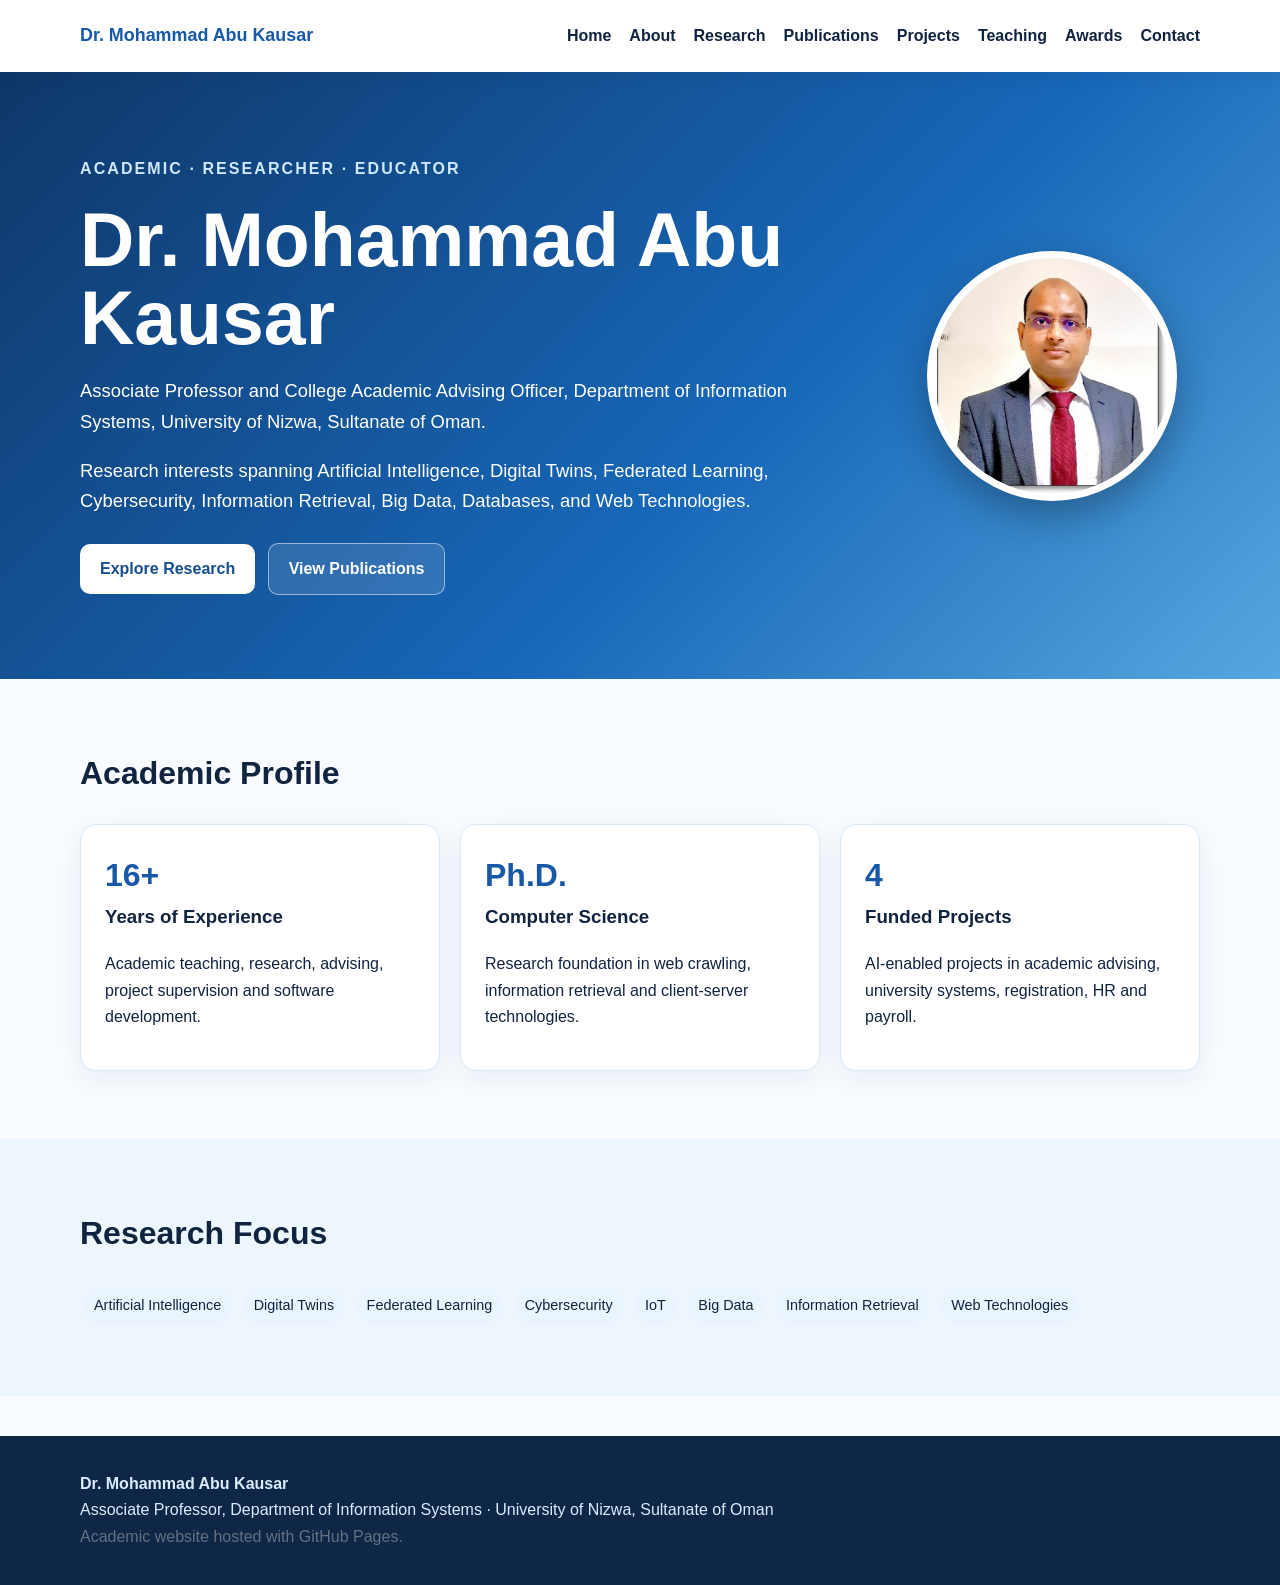
<file: index.html>
<!doctype html>
<html lang="en">

<head>
    <meta charset="utf-8">

    <meta name="viewport"
          content="width=device-width, initial-scale=1">

    <title>
        Dr. Mohammad Abu Kausar | Academic Profile
    </title>

    <meta name="description"
          content="Academic profile of Dr. Mohammad Abu Kausar, Associate Professor at the University of Nizwa.">

    <link rel="stylesheet"
          href="assets/css/style.css">

    <!-- Additional CSS for Round Profile Image -->
    <style>

        .profile-avatar {
            width: 250px;
            height: 250px;
            border-radius: 50%;
            overflow: hidden;
            margin: 0 auto;
            border: 7px solid rgba(255, 255, 255, 0.55);
            box-shadow: 0 15px 40px rgba(0, 0, 0, 0.30);
            background-color: white;
        }

        .profile-avatar img {
            width: 100%;
            height: 100%;
            object-fit: cover;
            object-position: center;
            display: block;
        }

        @media (max-width: 800px) {

            .profile-avatar {
                width: 190px;
                height: 190px;
            }

        }

    </style>

</head>


<body>

<!-- =========================
     NAVIGATION
========================= -->

<header>

    <div class="container">

        <nav>

            <a class="brand"
               href="index.html">

                Dr. Mohammad Abu Kausar

            </a>


            <div class="links">

                <a href="index.html">
                    Home
                </a>

                <a href="about.html">
                    About
                </a>

                <a href="research.html">
                    Research
                </a>

                <a href="publications.html">
                    Publications
                </a>

                <a href="projects.html">
                    Projects
                </a>

                <a href="teaching.html">
                    Teaching
                </a>

                <a href="awards.html">
                    Awards
                </a>

                <a href="contact.html">
                    Contact
                </a>

            </div>

        </nav>

    </div>

</header>


<!-- =========================
     HERO SECTION
========================= -->

<main>

<section class="hero">

    <div class="container hero-grid">


        <!-- LEFT SIDE -->

        <div>

            <div class="eyebrow">

                Academic · Researcher · Educator

            </div>


            <h1>

                Dr. Mohammad Abu Kausar

            </h1>


            <p>

                Associate Professor and College Academic Advising Officer,
                Department of Information Systems,
                University of Nizwa,
                Sultanate of Oman.

            </p>


            <p>

                Research interests spanning Artificial Intelligence,
                Digital Twins, Federated Learning, Cybersecurity,
                Information Retrieval, Big Data, Databases,
                and Web Technologies.

            </p>


            <a class="btn"
               href="research.html">

                Explore Research

            </a>


            <a class="btn alt"
               href="publications.html">

                View Publications

            </a>

        </div>


        <!-- RIGHT SIDE PROFILE IMAGE -->

        <div>

            <div class="profile-avatar">

                <img
                    src="assets/images/Kausar.jpg"
                    alt="Dr. Mohammad Abu Kausar">

            </div>

        </div>


    </div>

</section>


<!-- =========================
     ACADEMIC PROFILE
========================= -->

<section>

    <div class="container">

        <h2 class="section-title">

            Academic Profile

        </h2>


        <div class="grid">


            <!-- EXPERIENCE -->

            <div class="card">

                <div class="stat">

                    16+

                </div>

                <h3>

                    Years of Experience

                </h3>

                <p>

                    Academic teaching, research, advising,
                    project supervision and software development.

                </p>

            </div>


            <!-- EDUCATION -->

            <div class="card">

                <div class="stat">

                    Ph.D.

                </div>

                <h3>

                    Computer Science

                </h3>

                <p>

                    Research foundation in web crawling,
                    information retrieval and client-server technologies.

                </p>

            </div>


            <!-- PROJECTS -->

            <div class="card">

                <div class="stat">

                    4

                </div>

                <h3>

                    Funded Projects

                </h3>

                <p>

                    AI-enabled projects in academic advising,
                    university systems, registration,
                    HR and payroll.

                </p>

            </div>


        </div>

    </div>

</section>


<!-- =========================
     RESEARCH FOCUS
========================= -->

<section style="background:#eef6fd">

    <div class="container">

        <h2 class="section-title">

            Research Focus

        </h2>


        <span class="tag">
            Artificial Intelligence
        </span>

        <span class="tag">
            Digital Twins
        </span>

        <span class="tag">
            Federated Learning
        </span>

        <span class="tag">
            Cybersecurity
        </span>

        <span class="tag">
            IoT
        </span>

        <span class="tag">
            Big Data
        </span>

        <span class="tag">
            Information Retrieval
        </span>

        <span class="tag">
            Web Technologies
        </span>

    </div>

</section>


</main>


<!-- =========================
     FOOTER
========================= -->

<footer>

    <div class="container">

        <strong>

            Dr. Mohammad Abu Kausar

        </strong>

        <br>

        Associate Professor,
        Department of Information Systems
        · University of Nizwa,
        Sultanate of Oman

        <br>

        <span class="muted">

            Academic website hosted with GitHub Pages.

        </span>

    </div>

</footer>


</body>

</html>
</file>
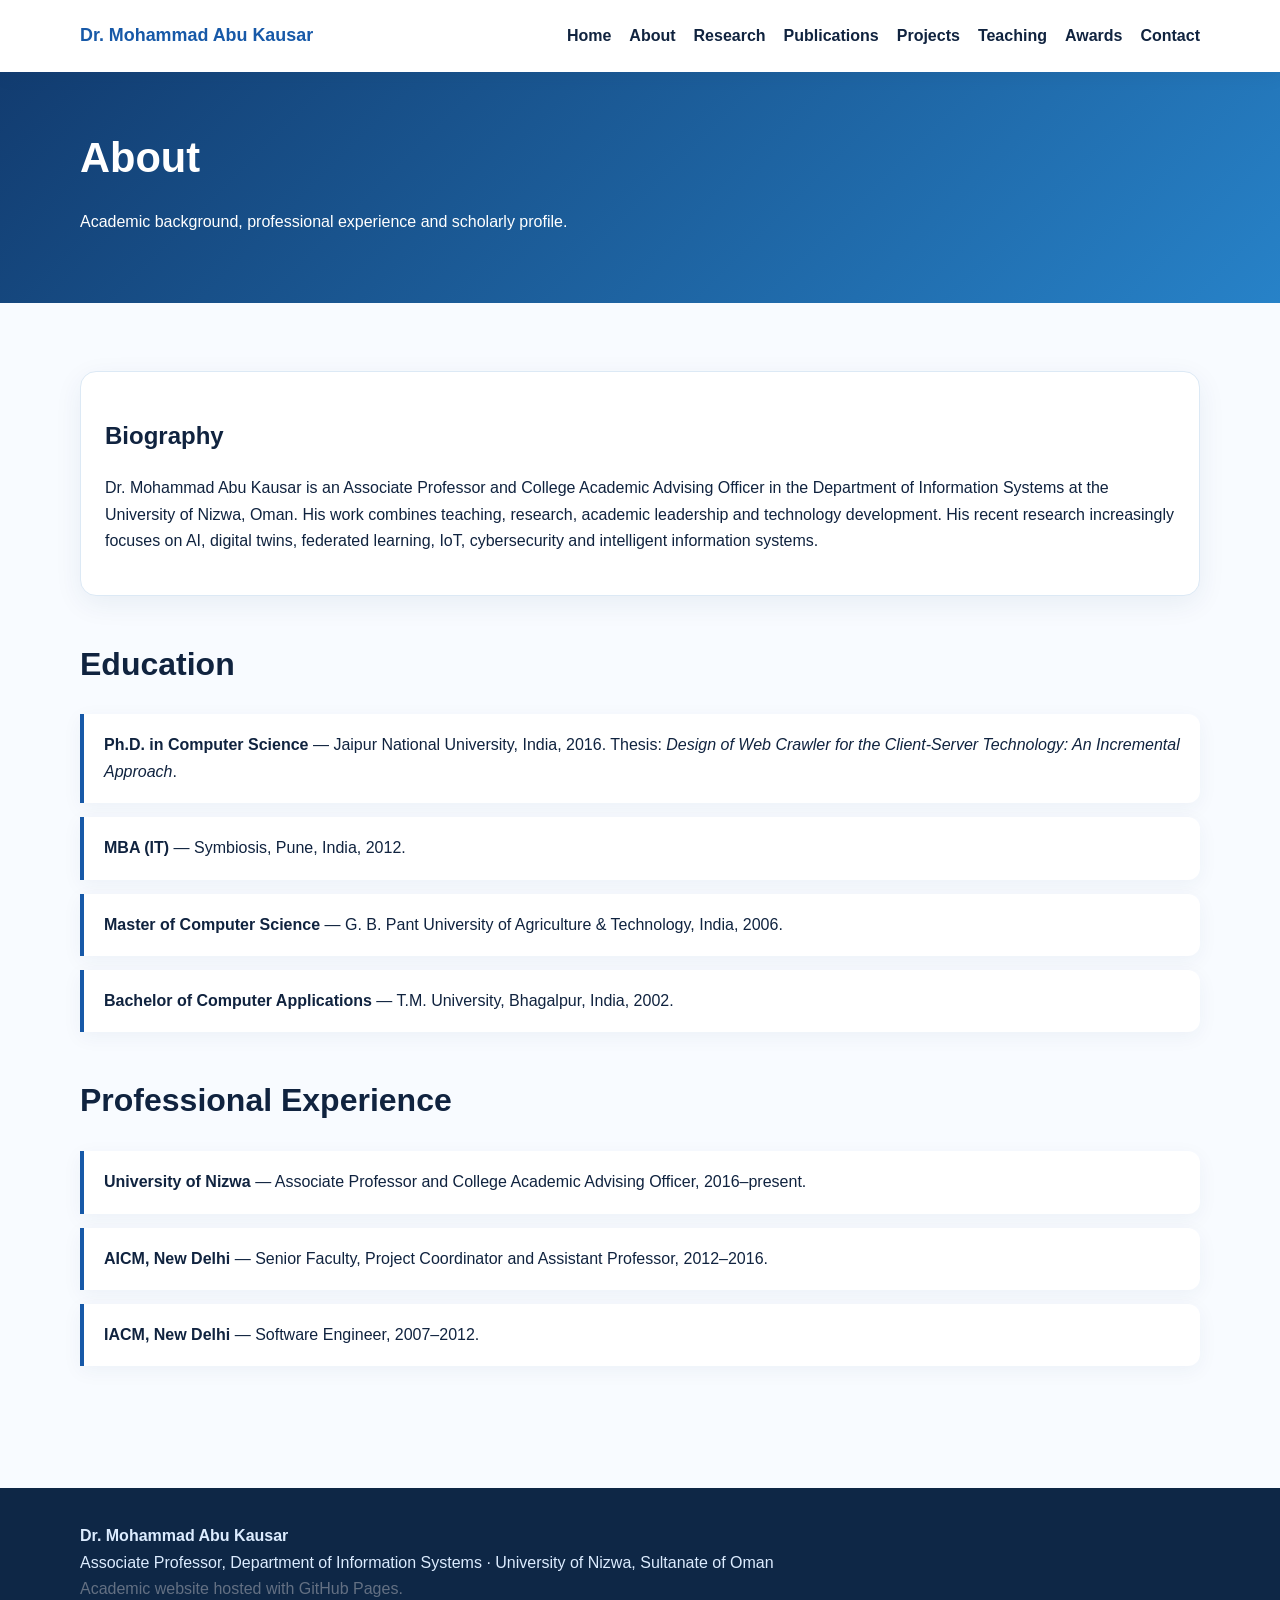
<file: about.html>
<!doctype html><html lang="en"><head><meta charset="utf-8"><meta name="viewport" content="width=device-width,initial-scale=1">
<title>About | Dr. Mohammad Abu Kausar</title><meta name="description" content="Academic profile of Dr. Mohammad Abu Kausar, Associate Professor at the University of Nizwa.">
<link rel="stylesheet" href="assets/css/style.css"></head><body><header><div class="container"><nav><a class="brand" href="index.html">Dr. Mohammad Abu Kausar</a><div class="links">
<a href="index.html">Home</a><a href="about.html">About</a><a href="research.html">Research</a><a href="publications.html">Publications</a><a href="projects.html">Projects</a><a href="teaching.html">Teaching</a><a href="awards.html">Awards</a><a href="contact.html">Contact</a>
</div></nav></div></header><div class="page-head"><div class="container"><h1>About</h1><p>Academic background, professional experience and scholarly profile.</p></div></div><main><section><div class="container">
<div class="card"><h2>Biography</h2><p>Dr. Mohammad Abu Kausar is an Associate Professor and College Academic Advising Officer in the Department of Information Systems at the University of Nizwa, Oman. His work combines teaching, research, academic leadership and technology development. His recent research increasingly focuses on AI, digital twins, federated learning, IoT, cybersecurity and intelligent information systems.</p></div>
<h2 class="section-title" style="margin-top:42px">Education</h2>
<div class="item"><b>Ph.D. in Computer Science</b> — Jaipur National University, India, 2016. Thesis: <i>Design of Web Crawler for the Client-Server Technology: An Incremental Approach</i>.</div>
<div class="item"><b>MBA (IT)</b> — Symbiosis, Pune, India, 2012.</div>
<div class="item"><b>Master of Computer Science</b> — G. B. Pant University of Agriculture & Technology, India, 2006.</div>
<div class="item"><b>Bachelor of Computer Applications</b> — T.M. University, Bhagalpur, India, 2002.</div>
<h2 class="section-title" style="margin-top:42px">Professional Experience</h2>
<div class="item"><b>University of Nizwa</b> — Associate Professor and College Academic Advising Officer, 2016–present.</div>
<div class="item"><b>AICM, New Delhi</b> — Senior Faculty, Project Coordinator and Assistant Professor, 2012–2016.</div>
<div class="item"><b>IACM, New Delhi</b> — Software Engineer, 2007–2012.</div></div></section></main><footer><div class="container"><strong>Dr. Mohammad Abu Kausar</strong><br>Associate Professor, Department of Information Systems · University of Nizwa, Sultanate of Oman<br><span class="muted">Academic website hosted with GitHub Pages.</span></div></footer></body></html>
</file>
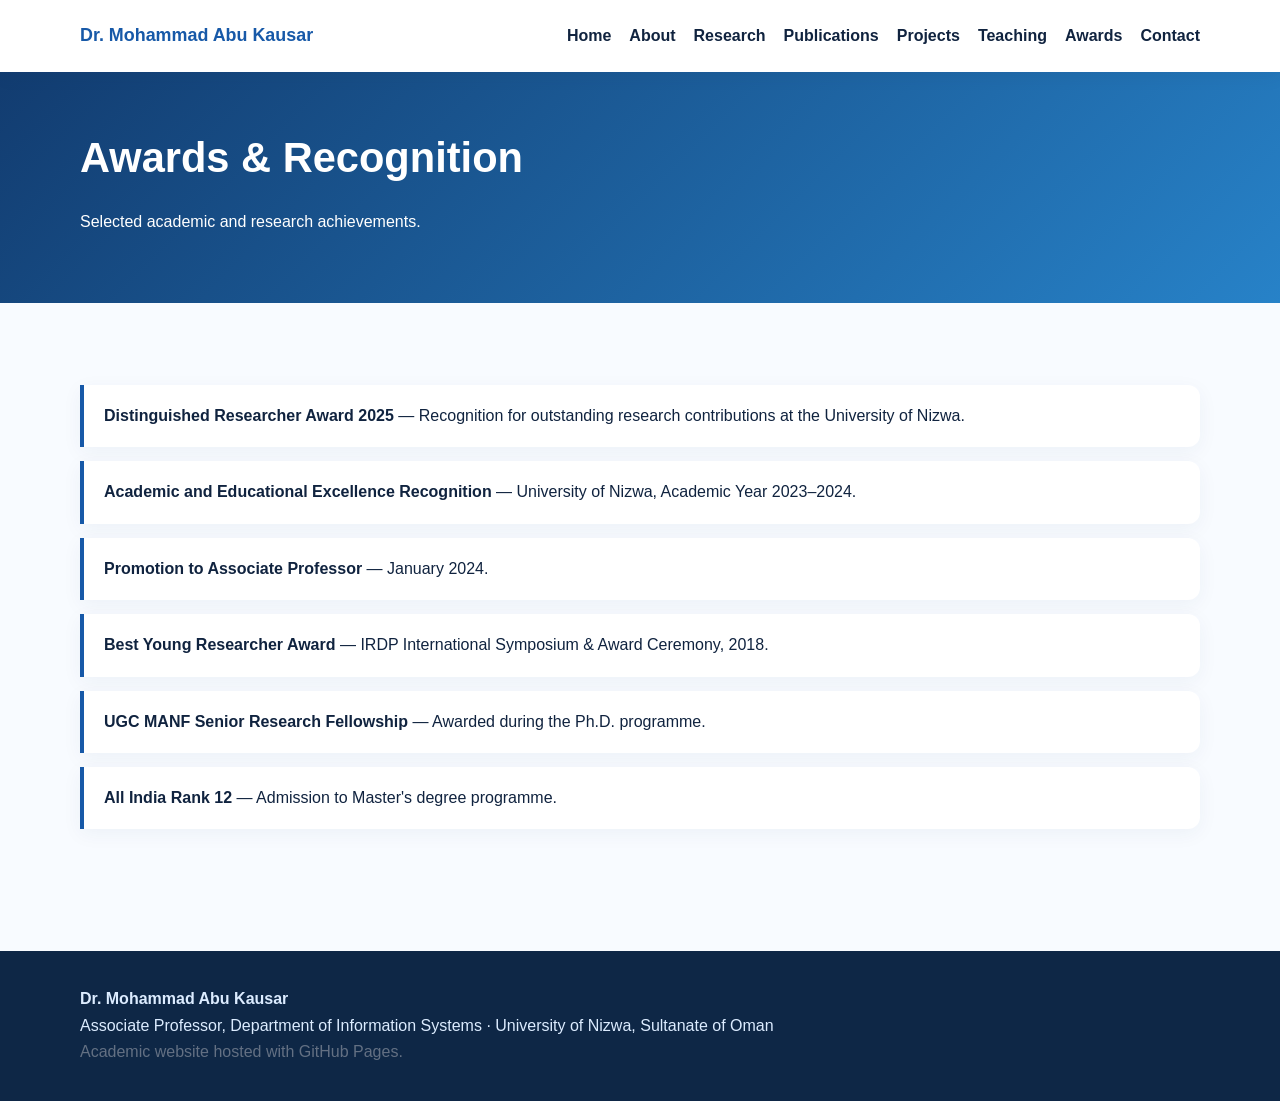
<file: awards.html>
<!doctype html><html lang="en"><head><meta charset="utf-8"><meta name="viewport" content="width=device-width,initial-scale=1">
<title>Awards | Dr. Mohammad Abu Kausar</title><meta name="description" content="Academic profile of Dr. Mohammad Abu Kausar, Associate Professor at the University of Nizwa.">
<link rel="stylesheet" href="assets/css/style.css"></head><body><header><div class="container"><nav><a class="brand" href="index.html">Dr. Mohammad Abu Kausar</a><div class="links">
<a href="index.html">Home</a><a href="about.html">About</a><a href="research.html">Research</a><a href="publications.html">Publications</a><a href="projects.html">Projects</a><a href="teaching.html">Teaching</a><a href="awards.html">Awards</a><a href="contact.html">Contact</a>
</div></nav></div></header><div class="page-head"><div class="container"><h1>Awards & Recognition</h1><p>Selected academic and research achievements.</p></div></div><main><section><div class="container">
<div class="item"><b>Distinguished Researcher Award 2025</b> — Recognition for outstanding research contributions at the University of Nizwa.</div>
<div class="item"><b>Academic and Educational Excellence Recognition</b> — University of Nizwa, Academic Year 2023–2024.</div>
<div class="item"><b>Promotion to Associate Professor</b> — January 2024.</div>
<div class="item"><b>Best Young Researcher Award</b> — IRDP International Symposium & Award Ceremony, 2018.</div>
<div class="item"><b>UGC MANF Senior Research Fellowship</b> — Awarded during the Ph.D. programme.</div>
<div class="item"><b>All India Rank 12</b> — Admission to Master's degree programme.</div>
</div></section></main><footer><div class="container"><strong>Dr. Mohammad Abu Kausar</strong><br>Associate Professor, Department of Information Systems · University of Nizwa, Sultanate of Oman<br><span class="muted">Academic website hosted with GitHub Pages.</span></div></footer></body></html>
</file>
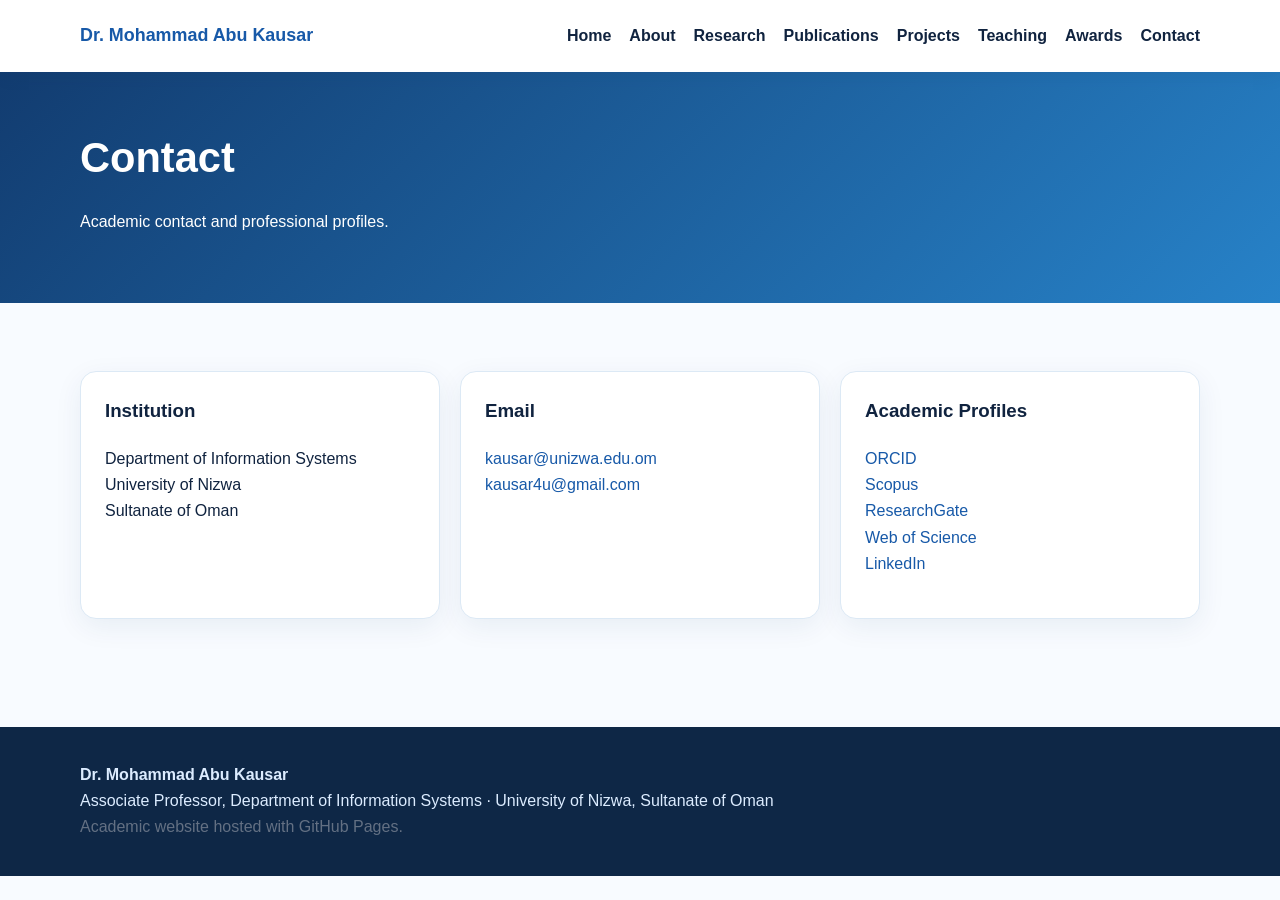
<file: contact.html>
<!doctype html><html lang="en"><head><meta charset="utf-8"><meta name="viewport" content="width=device-width,initial-scale=1">
<title>Contact | Dr. Mohammad Abu Kausar</title><meta name="description" content="Academic profile of Dr. Mohammad Abu Kausar, Associate Professor at the University of Nizwa.">
<link rel="stylesheet" href="assets/css/style.css"></head><body><header><div class="container"><nav><a class="brand" href="index.html">Dr. Mohammad Abu Kausar</a><div class="links">
<a href="index.html">Home</a><a href="about.html">About</a><a href="research.html">Research</a><a href="publications.html">Publications</a><a href="projects.html">Projects</a><a href="teaching.html">Teaching</a><a href="awards.html">Awards</a><a href="contact.html">Contact</a>
</div></nav></div></header><div class="page-head"><div class="container"><h1>Contact</h1><p>Academic contact and professional profiles.</p></div></div><main><section><div class="container"><div class="grid">
<div class="card"><h3>Institution</h3><p>Department of Information Systems<br>University of Nizwa<br>Sultanate of Oman</p></div>
<div class="card"><h3>Email</h3><p><a href="mailto:kausar@unizwa.edu.om">kausar@unizwa.edu.om</a><br><a href="mailto:kausar4u@gmail.com">kausar4u@gmail.com</a></p></div>
<div class="card"><h3>Academic Profiles</h3><p>
<a href="https://orcid.org/0000-0002-7997-8292">ORCID</a><br>
<a href="https://www.scopus.com/authid/detail.uri?authorId=55839998100">Scopus</a><br>
<a href="https://www.researchgate.net/profile/Mohammad-Abu-Kausar">ResearchGate</a><br>
<a href="https://www.webofscience.com/wos/author/record/R-7040-2018">Web of Science</a><br>
<a href="https://www.linkedin.com/in/dr-mohammad-abu-kausar/">LinkedIn</a>
</p></div></div></div></section></main><footer><div class="container"><strong>Dr. Mohammad Abu Kausar</strong><br>Associate Professor, Department of Information Systems · University of Nizwa, Sultanate of Oman<br><span class="muted">Academic website hosted with GitHub Pages.</span></div></footer></body></html>
</file>
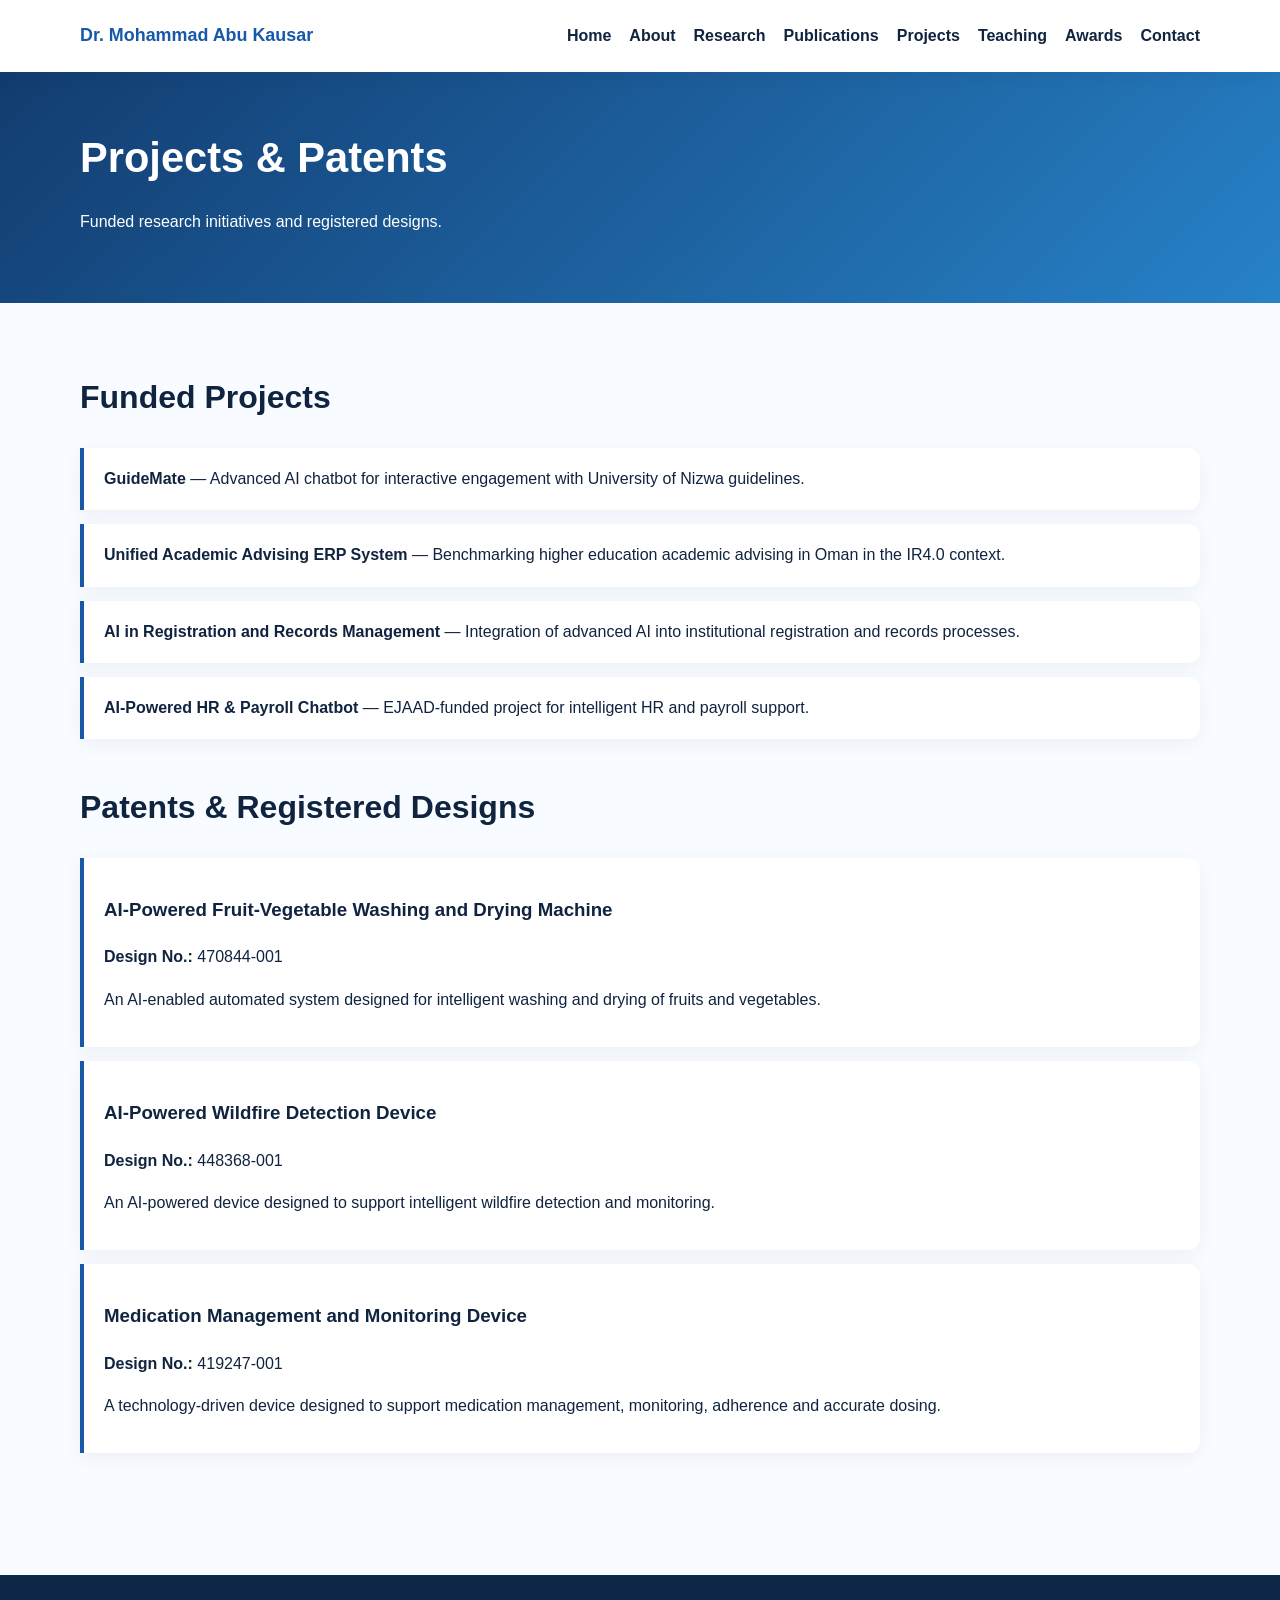
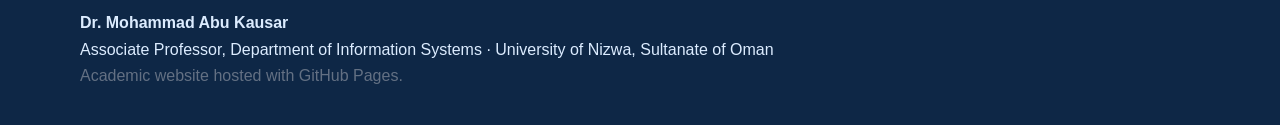
<file: projects.html>
<!doctype html><html lang="en"><head><meta charset="utf-8"><meta name="viewport" content="width=device-width,initial-scale=1">
<title>Projects | Dr. Mohammad Abu Kausar</title><meta name="description" content="Academic profile of Dr. Mohammad Abu Kausar, Associate Professor at the University of Nizwa.">
<link rel="stylesheet" href="assets/css/style.css"></head><body><header><div class="container"><nav><a class="brand" href="index.html">Dr. Mohammad Abu Kausar</a><div class="links">
<a href="index.html">Home</a><a href="about.html">About</a><a href="research.html">Research</a><a href="publications.html">Publications</a><a href="projects.html">Projects</a><a href="teaching.html">Teaching</a><a href="awards.html">Awards</a><a href="contact.html">Contact</a>
</div></nav></div></header><div class="page-head"><div class="container"><h1>Projects & Patents</h1><p>Funded research initiatives and registered designs.</p></div></div><main><section><div class="container"><h2 class="section-title">Funded Projects</h2>
<div class="item"><b>GuideMate</b> — Advanced AI chatbot for interactive engagement with University of Nizwa guidelines.</div>
<div class="item"><b>Unified Academic Advising ERP System</b> — Benchmarking higher education academic advising in Oman in the IR4.0 context.</div>
<div class="item"><b>AI in Registration and Records Management</b> — Integration of advanced AI into institutional registration and records processes.</div>
<div class="item"><b>AI-Powered HR & Payroll Chatbot</b> — EJAAD-funded project for intelligent HR and payroll support.</div>
<h2 class="section-title" style="margin-top:42px">Patents & Registered Designs</h2>
<div class="item">
    <h3>AI-Powered Fruit-Vegetable Washing and Drying Machine</h3>
    <p>
        <strong>Design No.:</strong> 470844-001
    </p>
    <p>
        An AI-enabled automated system designed for intelligent
        washing and drying of fruits and vegetables.
    </p>
</div>

<div class="item">
    <h3>AI-Powered Wildfire Detection Device</h3>
    <p>
        <strong>Design No.:</strong> 448368-001
    </p>
    <p>
        An AI-powered device designed to support intelligent
        wildfire detection and monitoring.
    </p>
</div>

<div class="item">
    <h3>Medication Management and Monitoring Device</h3>
    <p>
        <strong>Design No.:</strong> 419247-001
    </p>
    <p>
        A technology-driven device designed to support medication
        management, monitoring, adherence and accurate dosing.
    </p>
</div>
</div></section></main><footer><div class="container"><strong>Dr. Mohammad Abu Kausar</strong><br>Associate Professor, Department of Information Systems · University of Nizwa, Sultanate of Oman<br><span class="muted">Academic website hosted with GitHub Pages.</span></div></footer></body></html>
</file>
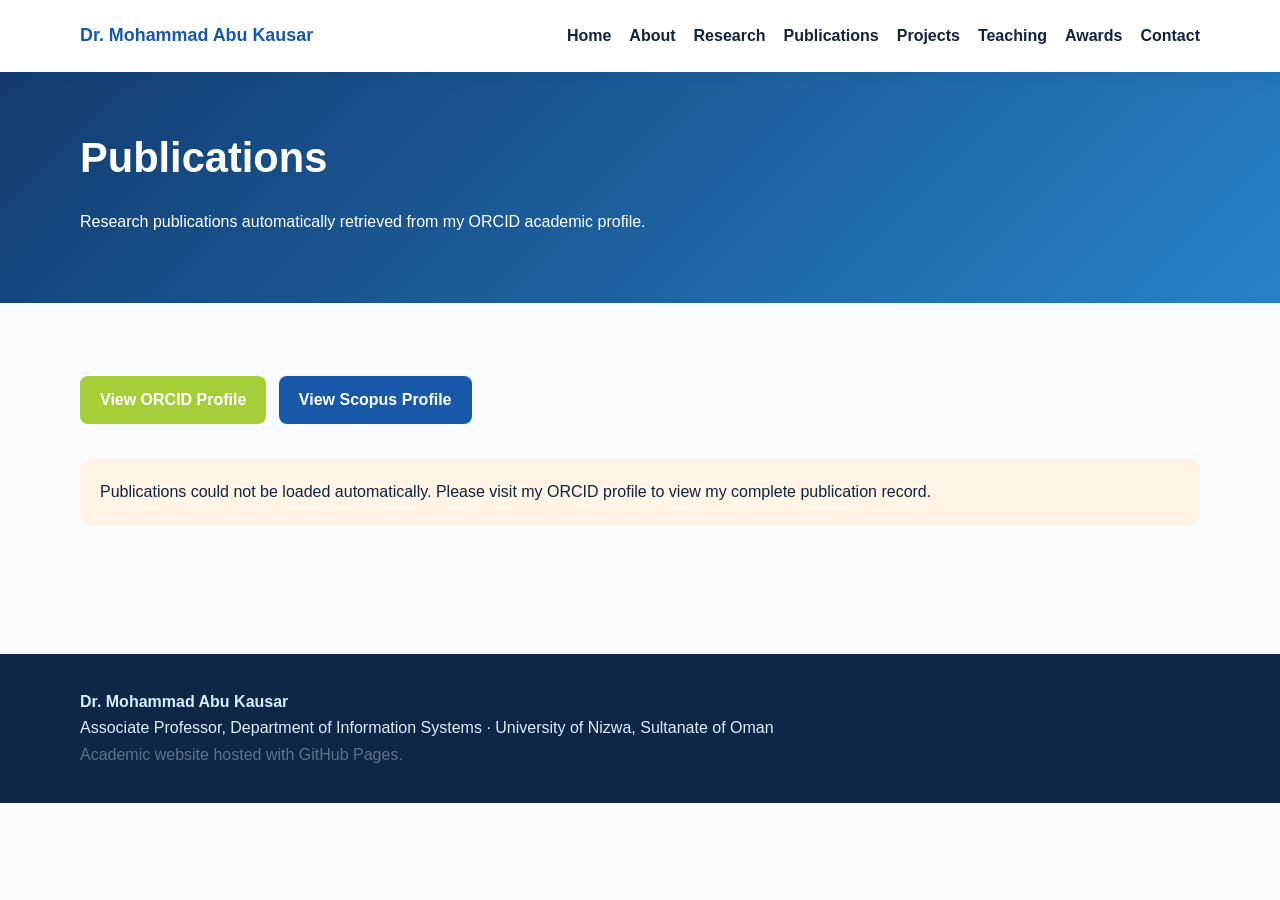
<file: publications.html>
<!doctype html>
<html lang="en">

<head>
    <meta charset="utf-8">

    <meta name="viewport"
          content="width=device-width, initial-scale=1">

    <title>
        Publications | Dr. Mohammad Abu Kausar
    </title>

    <meta name="description"
          content="Research publications of Dr. Mohammad Abu Kausar">

    <link rel="stylesheet"
          href="assets/css/style.css">

    <style>

        /* Publications Page */

        .publication-controls {
            margin-bottom: 30px;
        }

        .publication-btn {
            display: inline-block;
            padding: 11px 20px;
            margin: 5px 8px 5px 0;
            background: #1759a8;
            color: white;
            border-radius: 8px;
            font-weight: 700;
            text-decoration: none;
        }

        .publication-btn:hover {
            background: #0f3f78;
        }

        .orcid-btn {
            background: #a6ce39;
        }

        .orcid-btn:hover {
            background: #87ad22;
        }

        .publication-card {
            background: white;
            padding: 20px 24px;
            margin-bottom: 16px;
            border-radius: 12px;
            border-left: 4px solid #1759a8;
            box-shadow: 0 5px 20px rgba(21, 60, 102, 0.08);
        }

        .publication-title {
            font-size: 1.08rem;
            font-weight: 750;
            color: #10233f;
            margin-bottom: 8px;
        }

        .publication-year {
            display: inline-block;
            background: #eaf4ff;
            color: #1759a8;
            padding: 3px 9px;
            border-radius: 15px;
            font-size: 0.85rem;
            font-weight: 700;
            margin-bottom: 8px;
        }

        .publication-type {
            color: #637083;
            font-size: 0.95rem;
        }

        .publication-link {
            display: inline-block;
            margin-top: 10px;
            font-weight: 700;
        }

        #loading {
            text-align: center;
            padding: 40px;
            font-size: 1.1rem;
            color: #637083;
        }

        #error-message {
            display: none;
            background: #fff4e5;
            padding: 20px;
            border-radius: 10px;
            margin: 20px 0;
        }

    </style>

</head>


<body>


<!-- NAVIGATION -->

<header>

    <div class="container">

        <nav>

            <a class="brand"
               href="index.html">

                Dr. Mohammad Abu Kausar

            </a>


            <div class="links">

                <a href="index.html">Home</a>

                <a href="about.html">About</a>

                <a href="research.html">Research</a>

                <a href="publications.html">Publications</a>

                <a href="projects.html">Projects</a>

                <a href="teaching.html">Teaching</a>

                <a href="awards.html">Awards</a>

                <a href="contact.html">Contact</a>

            </div>

        </nav>

    </div>

</header>


<!-- PAGE HEADER -->

<div class="page-head">

    <div class="container">

        <h1>
            Publications
        </h1>

        <p>
            Research publications automatically retrieved
            from my ORCID academic profile.
        </p>

    </div>

</div>


<!-- PUBLICATIONS -->

<main>

<section>

    <div class="container">


        <!-- PROFILE BUTTONS -->

        <div class="publication-controls">

            <a
                class="publication-btn orcid-btn"
                href="https://orcid.org/0000-0002-7997-8292"
                target="_blank">

                View ORCID Profile

            </a>


            <a
                class="publication-btn"
                href="https://www.scopus.com/authid/detail.uri?authorId=55839998100"
                target="_blank">

                View Scopus Profile

            </a>

        </div>


        <!-- LOADING -->

        <div id="loading">

            Loading publications from ORCID...

        </div>


        <!-- ERROR MESSAGE -->

        <div id="error-message">

            Publications could not be loaded automatically.

            Please visit my ORCID profile to view
            my complete publication record.

        </div>


        <!-- PUBLICATION LIST -->

        <div id="publication-list">

        </div>


    </div>

</section>

</main>


<!-- FOOTER -->

<footer>

    <div class="container">

        <strong>
            Dr. Mohammad Abu Kausar
        </strong>

        <br>

        Associate Professor,
        Department of Information Systems
        · University of Nizwa,
        Sultanate of Oman

        <br>

        <span class="muted">

            Academic website hosted with GitHub Pages.

        </span>

    </div>

</footer>


<!-- ORCID PUBLICATION SCRIPT -->

<script>

const ORCID_ID = "0000-0002-7997-8292";

const ORCID_API =
    "https://pub.orcid.org/v3.0/" +
    ORCID_ID +
    "/works";


async function loadPublications() {

    const publicationList =
        document.getElementById("publication-list");

    const loading =
        document.getElementById("loading");

    const errorMessage =
        document.getElementById("error-message");


    try {

        const response = await fetch(

            ORCID_API,

            {

                headers: {

                    "Accept":
                    "application/json"

                }

            }

        );


        if (!response.ok) {

            throw new Error(
                "ORCID API request failed"
            );

        }


        const data =
            await response.json();


        loading.style.display =
            "none";


        let publications = [];


        /*
        Read publication groups
        from ORCID
        */

        data.group.forEach(

            function(group) {


                const summary =

                    group[
                        "work-summary"
                    ][0];


                const title =

                    summary.title
                        ?.title
                        ?.value

                    || "Untitled Publication";


                const year =

                    summary[
                        "publication-date"
                    ]
                    ?.year
                    ?.value

                    || "Year not available";


                const type =

                    summary.type

                    || "Publication";


                /*
                Try to obtain DOI
                */

                let doi = null;


                if (

                    summary[
                        "external-ids"
                    ]

                ) {


                    const externalIDs =

                        summary[
                            "external-ids"
                        ][
                            "external-id"
                        ]

                        || [];


                    const doiEntry =

                        externalIDs.find(

                            id =>

                            id[
                                "external-id-type"
                            ]
                            ?.toLowerCase()

                            === "doi"

                        );


                    if (doiEntry) {

                        doi =

                            doiEntry[
                                "external-id-value"
                            ];

                    }

                }


                publications.push({

                    title:
                        title,

                    year:
                        year,

                    type:
                        type,

                    doi:
                        doi

                });


            }

        );


        /*
        Sort newest publications first
        */

        publications.sort(

            function(a, b) {

                return (

                    parseInt(b.year) || 0

                ) -

                (

                    parseInt(a.year) || 0

                );

            }

        );


        /*
        Display publications
        */

        publications.forEach(

            function(publication) {


                const card =

                    document.createElement(
                        "div"
                    );


                card.className =

                    "publication-card";


                let publicationHTML = `

                    <div
                        class="publication-year">

                        ${publication.year}

                    </div>


                    <div
                        class="publication-title">

                        ${publication.title}

                    </div>


                    <div
                        class="publication-type">

                        ${formatType(
                            publication.type
                        )}

                    </div>

                `;


                /*
                Add DOI button
                when available
                */

                if (publication.doi) {

                    publicationHTML += `

                        <a

                            class="publication-link"

                            href="https://doi.org/${publication.doi}"

                            target="_blank"

                            rel="noopener noreferrer">

                            View Publication →

                        </a>

                    `;

                }


                card.innerHTML =

                    publicationHTML;


                publicationList.appendChild(

                    card

                );


            }

        );


        /*
        No publications found
        */

        if (

            publications.length === 0

        ) {

            publicationList.innerHTML = `

                <div class="card">

                    No public publications
                    were found in the
                    ORCID record.

                </div>

            `;

        }


    }


    catch(error) {


        console.error(

            "Publication loading error:",

            error

        );


        loading.style.display =
            "none";


        errorMessage.style.display =
            "block";


    }

}


/*
Convert ORCID publication type
into readable text
*/

function formatType(type) {

    return type

        .replaceAll(
            "_",
            " "
        )

        .replaceAll(
            "-",
            " "
        )

        .toLowerCase()

        .replace(

            /\b\w/g,

            function(letter) {

                return letter
                    .toUpperCase();

            }

        );

}


/*
Load publications when
the webpage opens
*/

document.addEventListener(

    "DOMContentLoaded",

    loadPublications

);

</script>


</body>

</html>
</file>
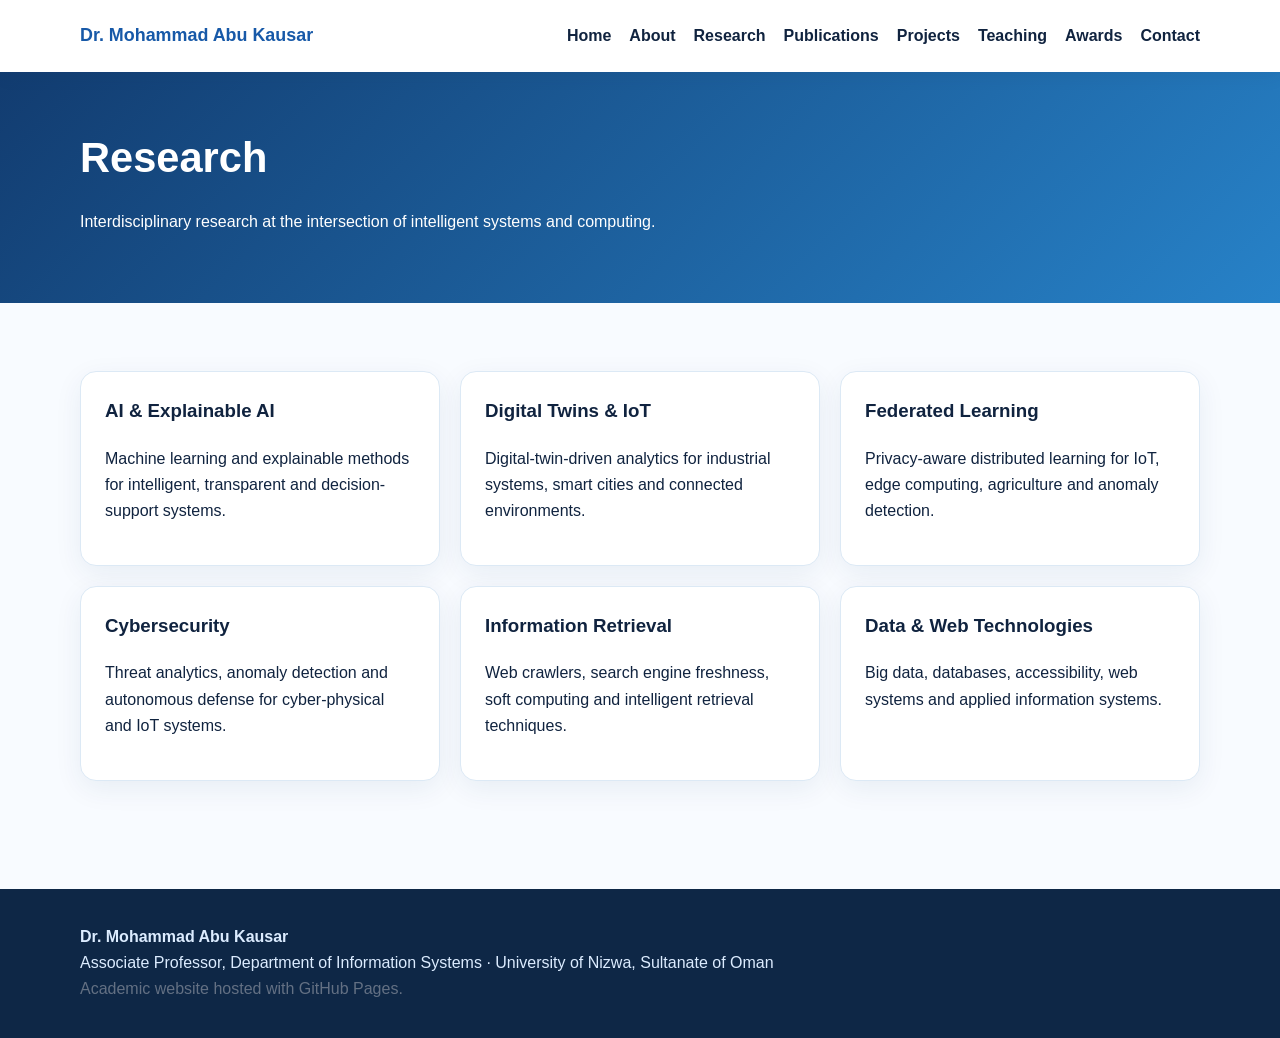
<file: research.html>
<!doctype html><html lang="en"><head><meta charset="utf-8"><meta name="viewport" content="width=device-width,initial-scale=1">
<title>Research | Dr. Mohammad Abu Kausar</title><meta name="description" content="Academic profile of Dr. Mohammad Abu Kausar, Associate Professor at the University of Nizwa.">
<link rel="stylesheet" href="assets/css/style.css"></head><body><header><div class="container"><nav><a class="brand" href="index.html">Dr. Mohammad Abu Kausar</a><div class="links">
<a href="index.html">Home</a><a href="about.html">About</a><a href="research.html">Research</a><a href="publications.html">Publications</a><a href="projects.html">Projects</a><a href="teaching.html">Teaching</a><a href="awards.html">Awards</a><a href="contact.html">Contact</a>
</div></nav></div></header><div class="page-head"><div class="container"><h1>Research</h1><p>Interdisciplinary research at the intersection of intelligent systems and computing.</p></div></div><main><section><div class="container"><div class="grid">
<div class="card"><h3>AI & Explainable AI</h3><p>Machine learning and explainable methods for intelligent, transparent and decision-support systems.</p></div>
<div class="card"><h3>Digital Twins & IoT</h3><p>Digital-twin-driven analytics for industrial systems, smart cities and connected environments.</p></div>
<div class="card"><h3>Federated Learning</h3><p>Privacy-aware distributed learning for IoT, edge computing, agriculture and anomaly detection.</p></div>
<div class="card"><h3>Cybersecurity</h3><p>Threat analytics, anomaly detection and autonomous defense for cyber-physical and IoT systems.</p></div>
<div class="card"><h3>Information Retrieval</h3><p>Web crawlers, search engine freshness, soft computing and intelligent retrieval techniques.</p></div>
<div class="card"><h3>Data & Web Technologies</h3><p>Big data, databases, accessibility, web systems and applied information systems.</p></div>
</div></div></section></main><footer><div class="container"><strong>Dr. Mohammad Abu Kausar</strong><br>Associate Professor, Department of Information Systems · University of Nizwa, Sultanate of Oman<br><span class="muted">Academic website hosted with GitHub Pages.</span></div></footer></body></html>
</file>
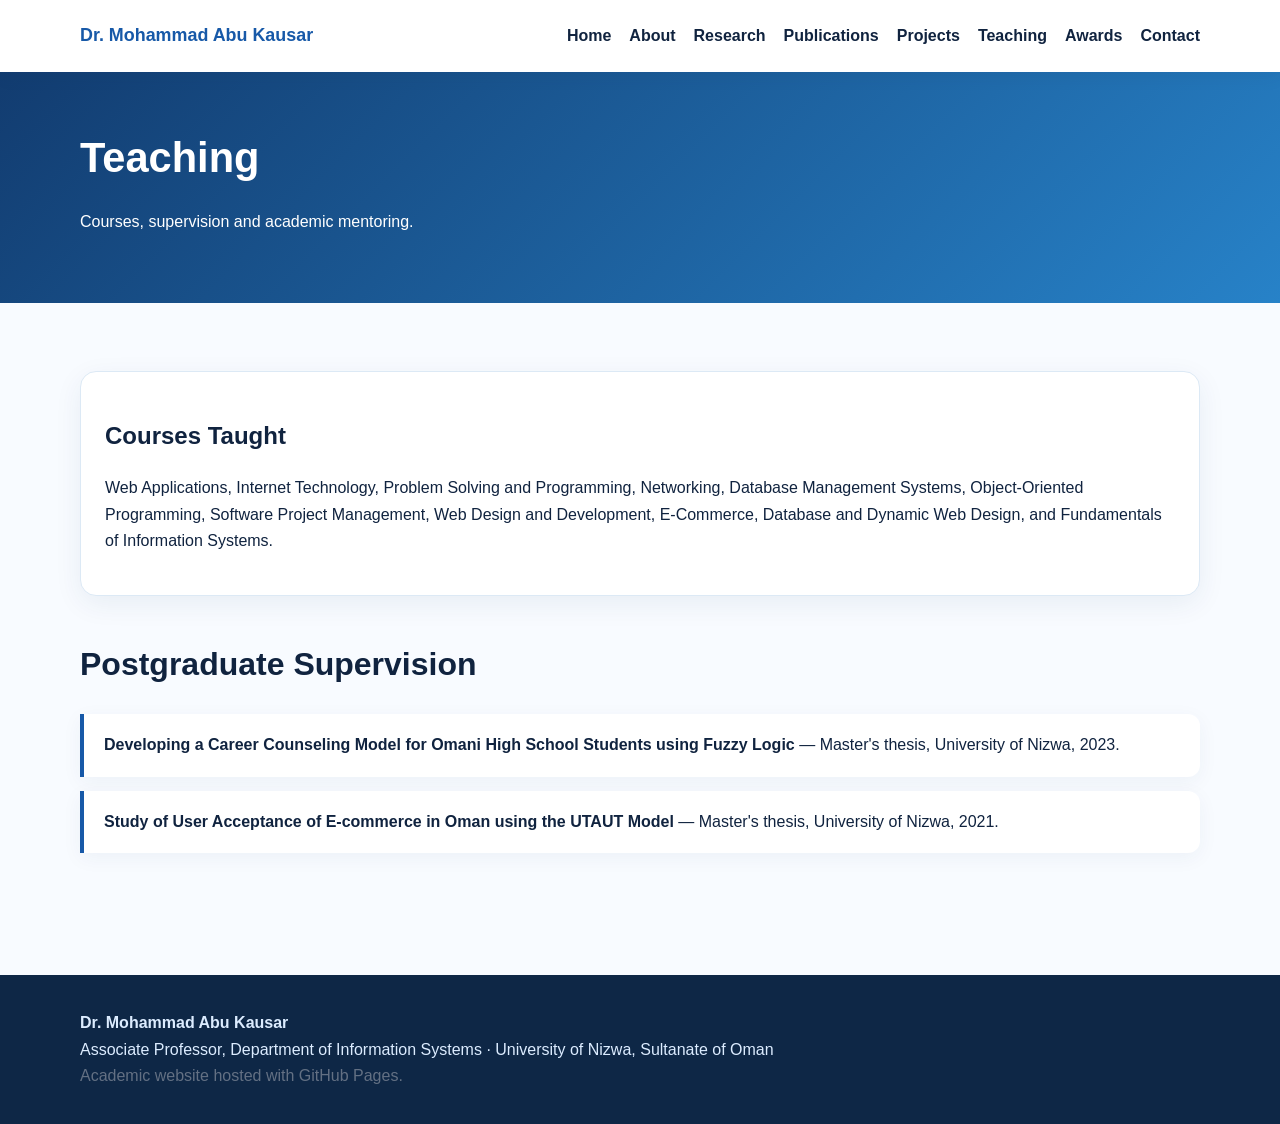
<file: teaching.html>
<!doctype html><html lang="en"><head><meta charset="utf-8"><meta name="viewport" content="width=device-width,initial-scale=1">
<title>Teaching | Dr. Mohammad Abu Kausar</title><meta name="description" content="Academic profile of Dr. Mohammad Abu Kausar, Associate Professor at the University of Nizwa.">
<link rel="stylesheet" href="assets/css/style.css"></head><body><header><div class="container"><nav><a class="brand" href="index.html">Dr. Mohammad Abu Kausar</a><div class="links">
<a href="index.html">Home</a><a href="about.html">About</a><a href="research.html">Research</a><a href="publications.html">Publications</a><a href="projects.html">Projects</a><a href="teaching.html">Teaching</a><a href="awards.html">Awards</a><a href="contact.html">Contact</a>
</div></nav></div></header><div class="page-head"><div class="container"><h1>Teaching</h1><p>Courses, supervision and academic mentoring.</p></div></div><main><section><div class="container">
<div class="card"><h2>Courses Taught</h2><p>Web Applications, Internet Technology, Problem Solving and Programming, Networking, Database Management Systems, Object-Oriented Programming, Software Project Management, Web Design and Development, E-Commerce, Database and Dynamic Web Design, and Fundamentals of Information Systems.</p></div>
<h2 class="section-title" style="margin-top:42px">Postgraduate Supervision</h2>
<div class="item"><b>Developing a Career Counseling Model for Omani High School Students using Fuzzy Logic</b> — Master's thesis, University of Nizwa, 2023.</div>
<div class="item"><b>Study of User Acceptance of E-commerce in Oman using the UTAUT Model</b> — Master's thesis, University of Nizwa, 2021.</div>
</div></section></main><footer><div class="container"><strong>Dr. Mohammad Abu Kausar</strong><br>Associate Professor, Department of Information Systems · University of Nizwa, Sultanate of Oman<br><span class="muted">Academic website hosted with GitHub Pages.</span></div></footer></body></html>
</file>
<file: assets/css/style.css>
:root{--ink:#10233f;--blue:#1759a8;--sky:#eaf4ff;--gold:#d89b2b;--muted:#637083;--white:#fff}
*{box-sizing:border-box}body{margin:0;font-family:Inter,Arial,sans-serif;color:var(--ink);line-height:1.65;background:#f8fbff}
a{color:var(--blue);text-decoration:none}.container{width:min(1120px,92%);margin:auto}
header{background:rgba(255,255,255,.96);position:sticky;top:0;z-index:10;box-shadow:0 2px 18px #16395d18}
nav{display:flex;align-items:center;justify-content:space-between;min-height:72px}.brand{font-weight:800;font-size:1.12rem}
.links{display:flex;gap:18px;flex-wrap:wrap}.links a{font-weight:650;color:var(--ink)}
.hero{background:linear-gradient(135deg,#0f3768,#1767b8 58%,#56a7df);color:white;padding:84px 0}
.hero-grid{display:grid;grid-template-columns:1.45fr .55fr;gap:44px;align-items:center}
.eyebrow{text-transform:uppercase;letter-spacing:.13em;font-weight:750;color:#cfe8ff}.hero h1{font-size:clamp(2.5rem,6vw,4.7rem);line-height:1.04;margin:.25em 0}
.hero p{font-size:1.15rem;max-width:760px}.btn{display:inline-block;background:white;color:#164f8e;padding:12px 20px;border-radius:10px;font-weight:750;margin:8px 8px 0 0}
.btn.alt{background:#ffffff1f;color:white;border:1px solid #ffffff80}
section{padding:68px 0}.section-title{font-size:2rem;margin:0 0 24px}.grid{display:grid;grid-template-columns:repeat(3,1fr);gap:20px}
.card{background:white;padding:24px;border-radius:16px;box-shadow:0 8px 28px #153c6612;border:1px solid #dce9f5}
.card h3{margin-top:0}.tag{display:inline-block;background:var(--sky);padding:6px 10px;border-radius:20px;margin:4px;font-size:.9rem}
.stat{font-size:2rem;font-weight:850;color:var(--blue)}.muted{color:var(--muted)}
.page-head{background:linear-gradient(135deg,#123c70,#2782c8);color:white;padding:52px 0}.page-head h1{font-size:2.6rem;margin:0}
.item{background:white;border-left:4px solid var(--blue);padding:18px 20px;margin:14px 0;border-radius:0 12px 12px 0;box-shadow:0 5px 20px #16395d0d}
footer{background:#0e2746;color:#dcecff;padding:35px 0;margin-top:40px}
@media(max-width:800px){.hero-grid,.grid{grid-template-columns:1fr}.links{display:none}.avatar{width:170px;height:170px}.hero{padding:55px 0}}
.avatar {
    width: 230px;
    height: 230px;
    border-radius: 50%;
    overflow: hidden;
    border: 7px solid rgba(255, 255, 255, 0.45);
    margin: auto;
    box-shadow: 0 12px 30px rgba(0, 0, 0, 0.25);
}

.avatar img {
    width: 100%;
    height: 100%;
    object-fit: cover;
    object-position: center;
    display: block;
}
</file>
